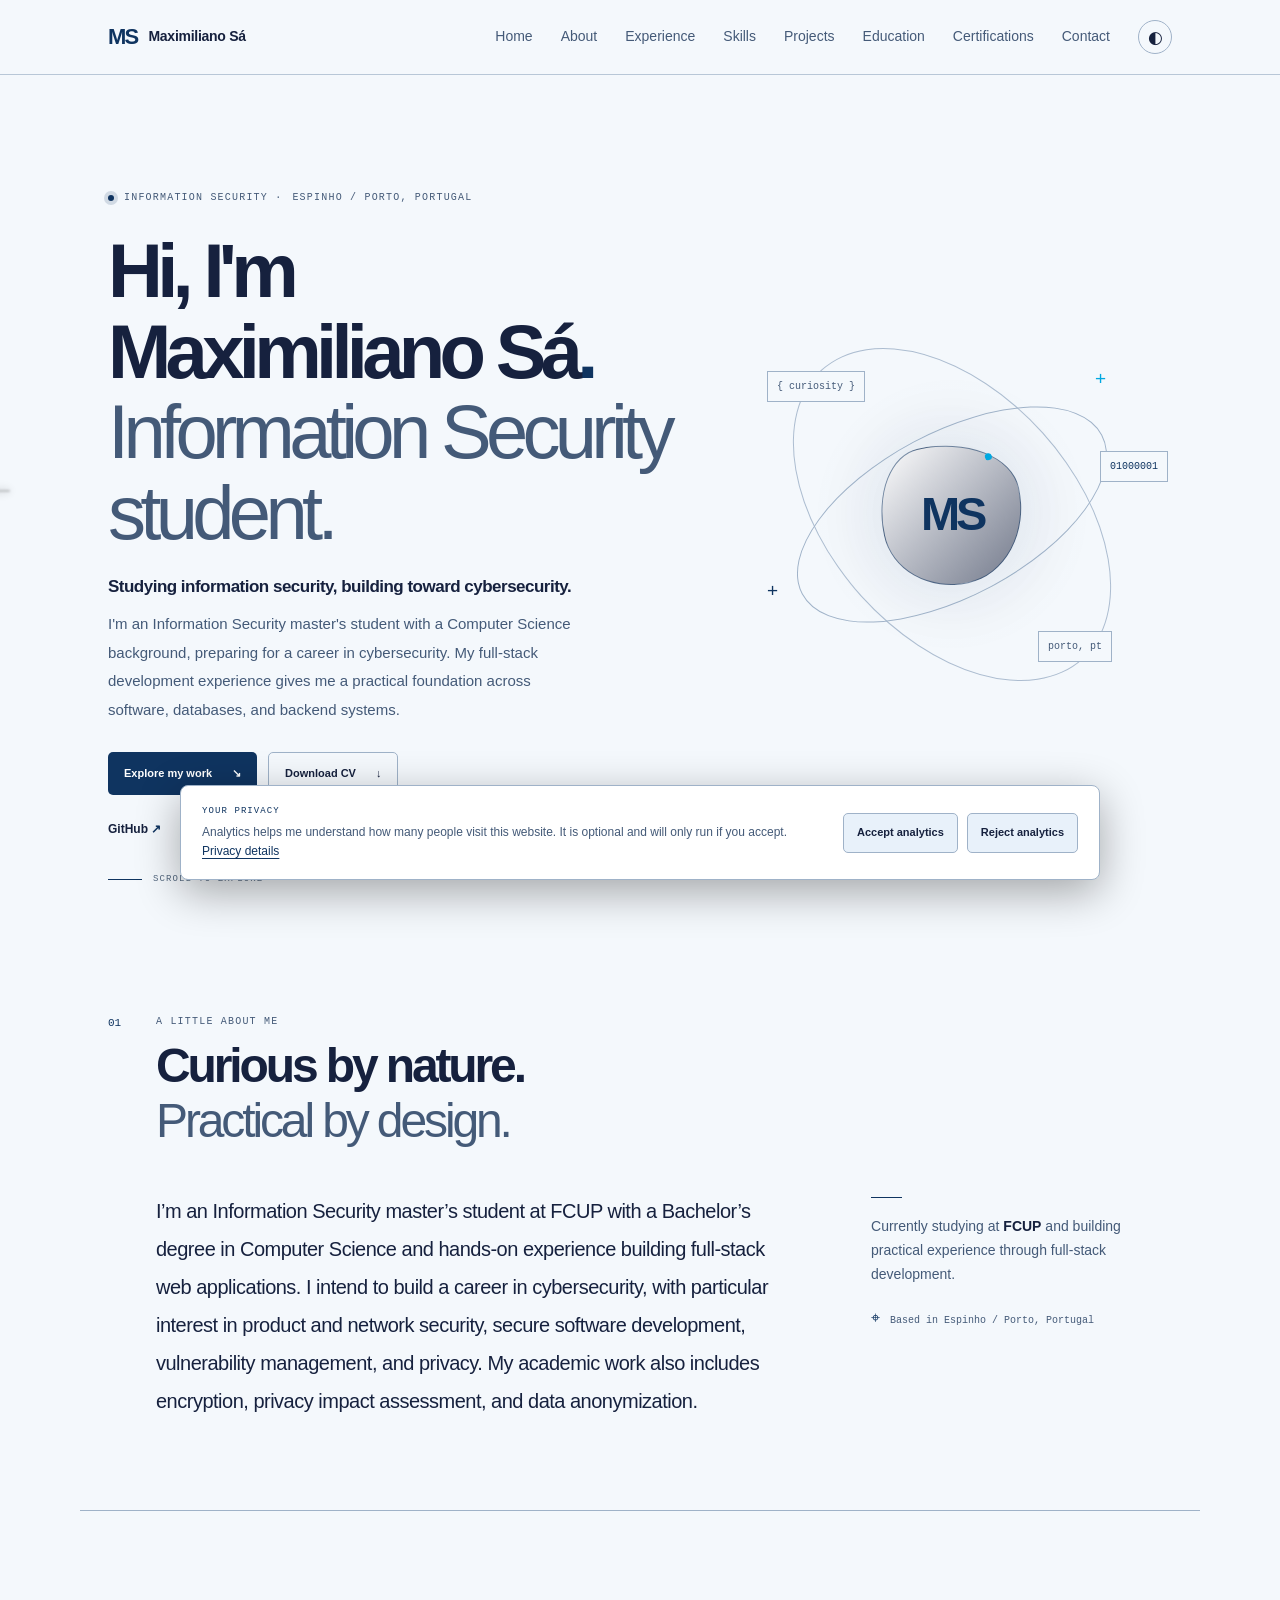
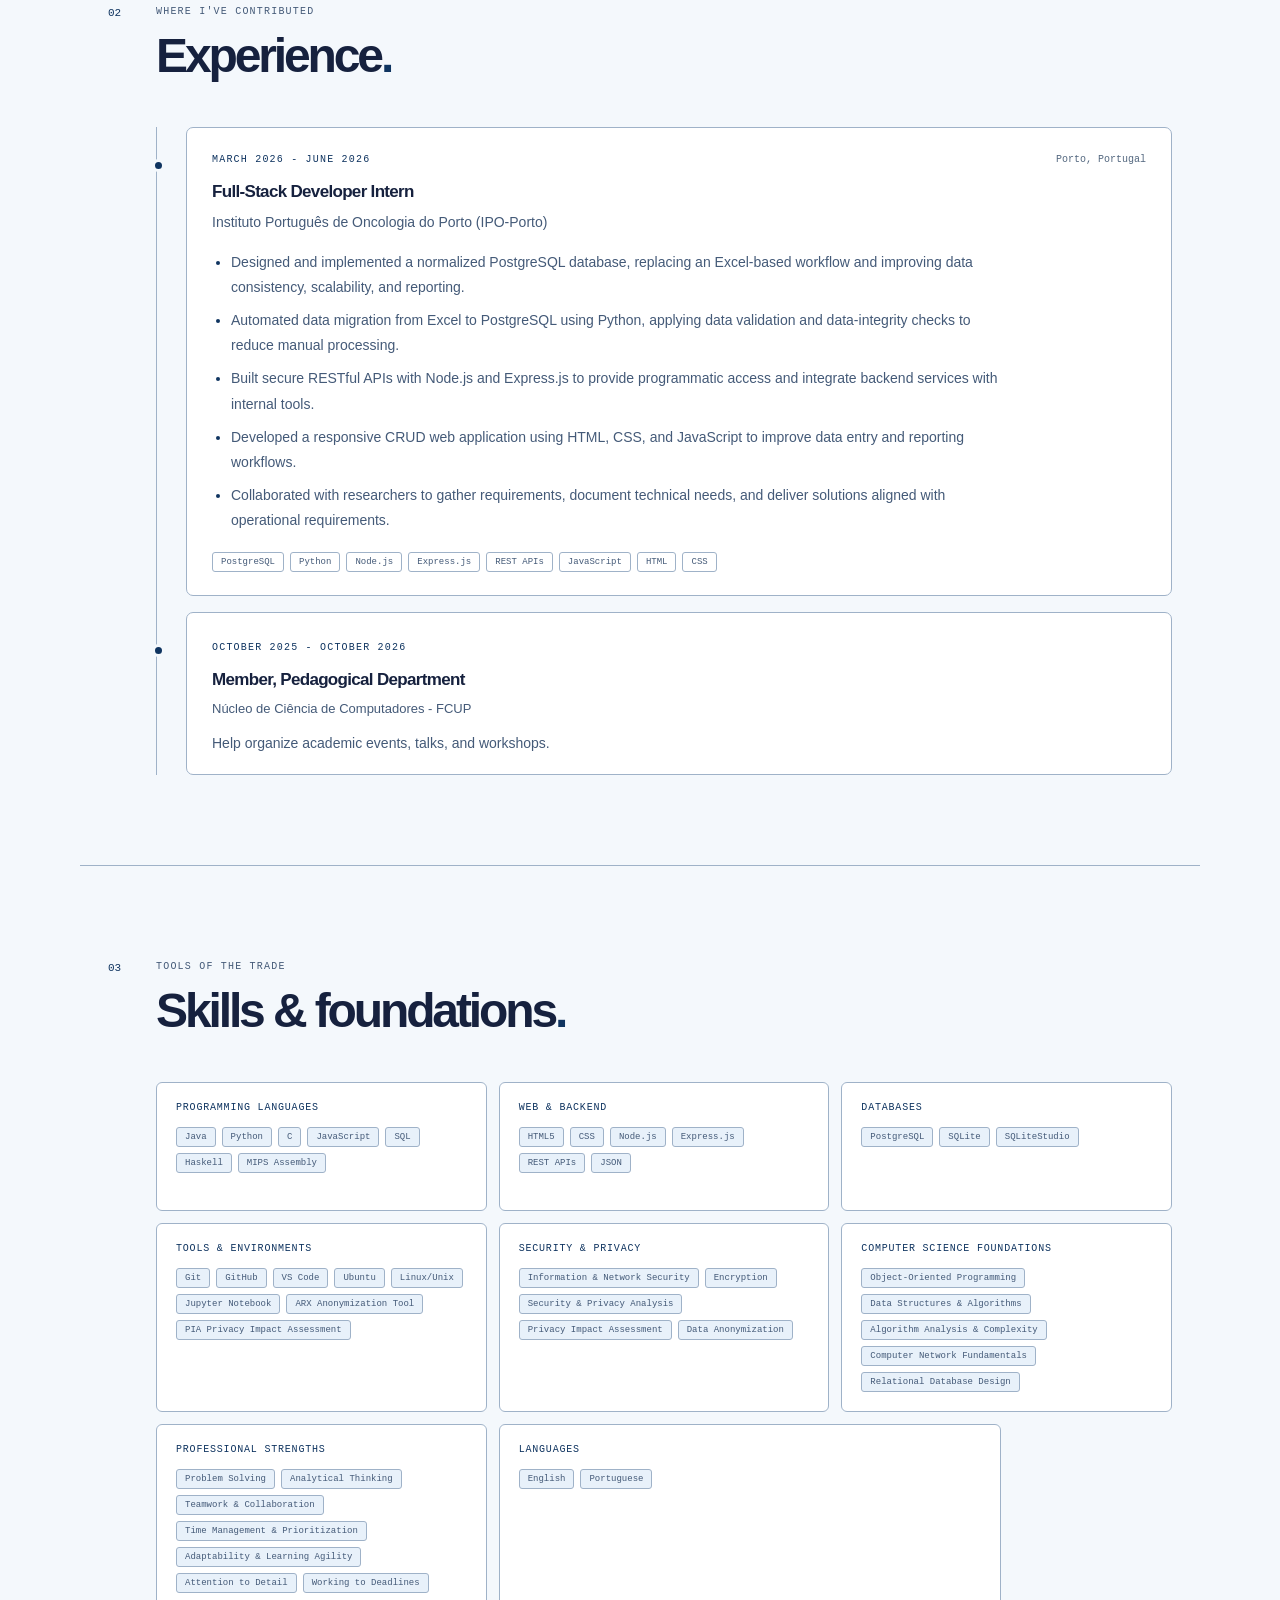
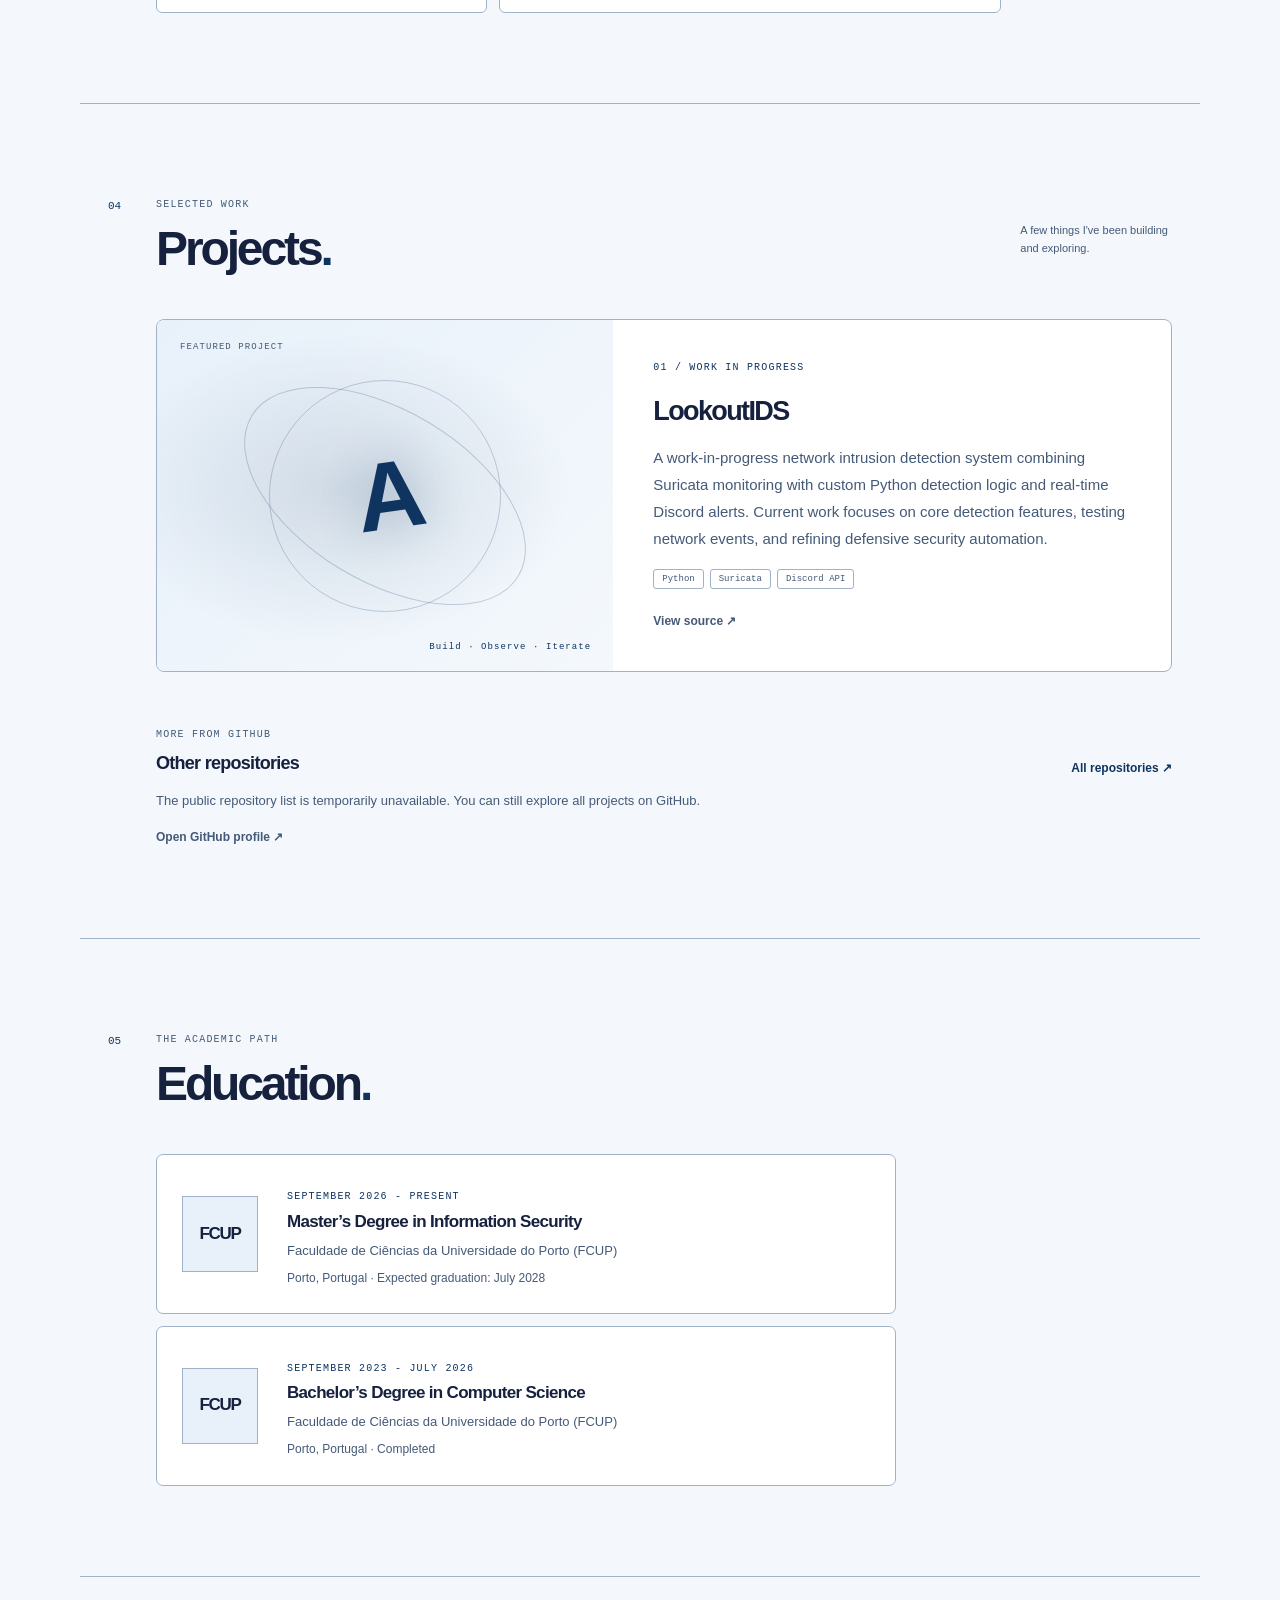
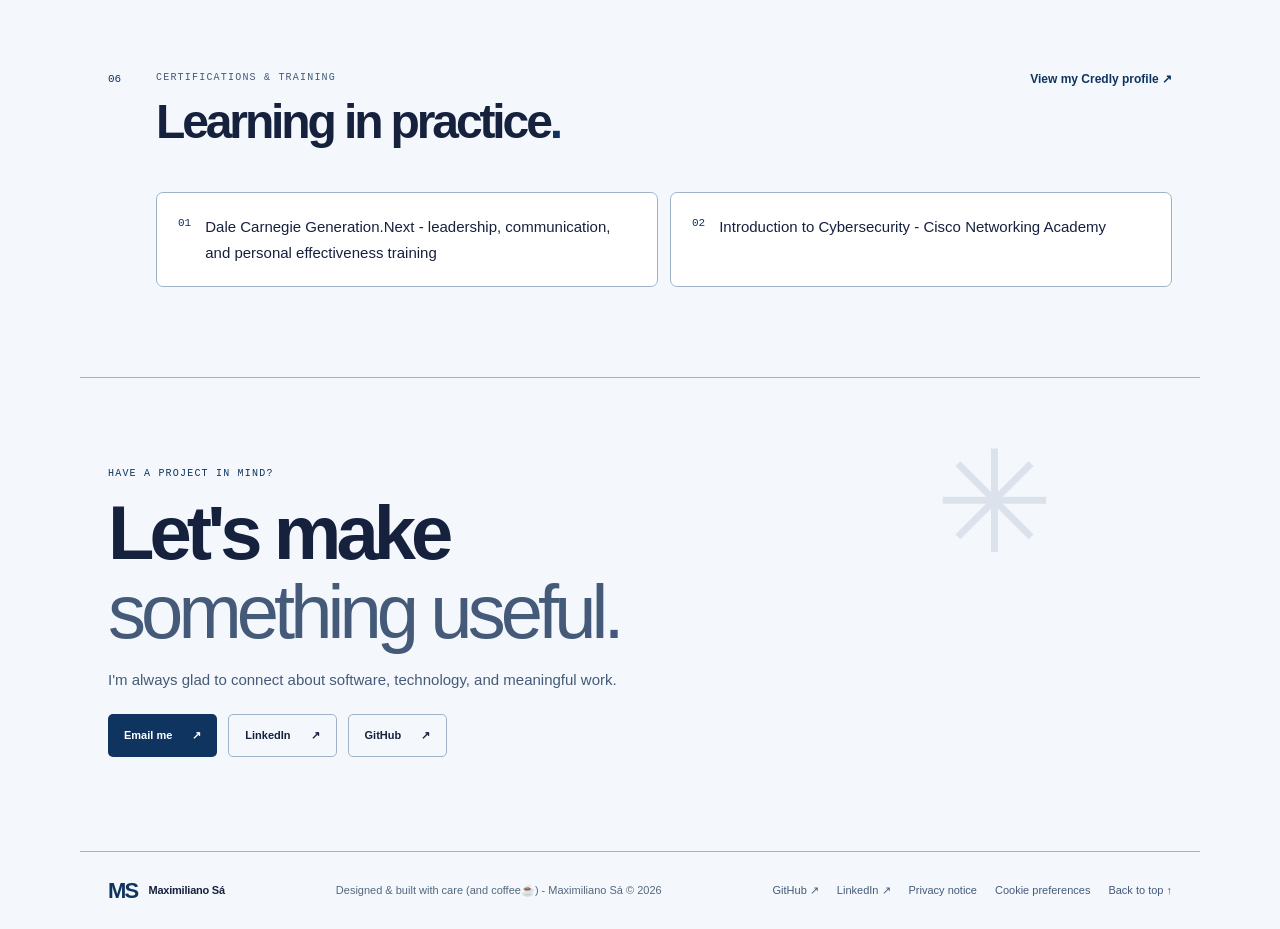
<file: index.html>
<!doctype html>
<html lang="en" data-theme="dark">
<head>
  <meta charset="utf-8">
  <meta name="viewport" content="width=device-width, initial-scale=1">
  <meta name="description" content="Maximiliano Sá is an Information Security student in Espinho and Porto, Portugal, preparing for a career in cybersecurity with a background in software development.">
  <meta name="theme-color" content="#101210">
  <meta property="og:type" content="website">
  <meta property="og:title" content="Maximiliano Sá - Information Security Student & Developer">
  <meta property="og:description" content="Information Security master's student with a Computer Science background and full-stack development experience, building toward a career in cybersecurity.">
  <meta property="og:url" content="https://maxsa2004.github.io/Portfolio_Maximiliano_Sa/">
  <meta property="og:image" content="https://maxsa2004.github.io/Portfolio_Maximiliano_Sa/assets/og-image.png">
  <meta property="og:image:width" content="1200">
  <meta property="og:image:height" content="630">
  <meta property="og:image:alt" content="Maximiliano Sá — Information Security and Software Development, on a black background with cyan orbital graphics.">
  <meta name="twitter:card" content="summary_large_image">
  <meta name="twitter:title" content="Maximiliano Sá - Information Security Student & Developer">
  <meta name="twitter:description" content="Information Security master's student with a Computer Science background and full-stack development experience, building toward a career in cybersecurity.">
  <meta name="twitter:image" content="https://maxsa2004.github.io/Portfolio_Maximiliano_Sa/assets/og-image.png">
  <meta name="author" content="Maximiliano Sá">
  <title>Maximiliano Sá - Information Security Student & Developer</title>
  <link rel="canonical" href="https://maxsa2004.github.io/Portfolio_Maximiliano_Sa/">
  <link rel="icon" href="assets/favicon.svg" type="image/svg+xml">
  <link rel="stylesheet" href="css/style.css">
  <script>
    document.documentElement.classList.add('js');
    (() => {
      let mode = 'system';
      try {
        const saved = localStorage.getItem('portfolio-theme-mode');
        if (saved === 'dark' || saved === 'light') mode = saved;
      } catch {}
      const prefersDark = window.matchMedia && window.matchMedia('(prefers-color-scheme: dark)').matches;
      document.documentElement.dataset.themeMode = mode;
      document.documentElement.dataset.theme = mode === 'system' ? (prefersDark ? 'dark' : 'light') : mode;
      const themeColor = document.querySelector('meta[name="theme-color"]');
      if (themeColor) themeColor.content = document.documentElement.dataset.theme === 'dark' ? '#000000' : '#f4f8fc';
    })();
  </script>
  <script type="module" src="js/main.js"></script>
</head>
<body>
  <aside id="consent-banner" class="consent-banner" role="region" aria-live="polite" aria-label="Analytics privacy preferences" aria-describedby="consent-description" hidden>
    <div class="consent-copy"><p class="eyebrow">YOUR PRIVACY</p><p id="consent-description">Analytics helps me understand how many people visit this website. It is optional and will only run if you accept. <a href="privacy.html#privacy-content">Privacy details</a></p></div>
    <div class="consent-actions"><button id="accept-analytics" class="button button-secondary" type="button">Accept analytics</button><button id="reject-analytics" class="button button-secondary" type="button">Reject analytics</button></div>
    <p id="consent-storage-warning" class="consent-storage-warning" role="status" aria-live="polite" hidden></p>
  </aside>
  <a class="skip-link" href="#main">Skip to content</a>
  <div class="pacman-background" aria-hidden="true">
    <div class="pacman-track">
      <div class="pacman-trail"><i></i><i></i><i></i><i></i><i></i></div>
      <span class="pacman-ground"></span>
      <div class="pacman-character"><span class="pacman-body"></span></div>
      <svg class="ghost-procession" viewBox="0 0 400 64" xmlns="http://www.w3.org/2000/svg" focusable="false">
        <g class="ghost-slot" transform="translate(0 10)"><g class="ghost ghost-cyan">
          <path class="ghost-body" d="M6 40V20A17 17 0 0 1 40 20V40Z"/>
          <path class="ghost-leg leg-a" d="M6 35C6 39 7 42 10 42S14 39 14 35Z"/><path class="ghost-leg leg-b" d="M14 35C14 39 15 42 18 42S22 39 22 35Z"/><path class="ghost-leg leg-a" d="M22 35C22 39 23 42 26 42S30 39 30 35Z"/><path class="ghost-leg leg-b" d="M30 35C30 39 31 42 34 42S38 39 38 35Z"/>
          <ellipse class="ghost-eye" cx="17" cy="22" rx="4.5" ry="6"/><ellipse class="ghost-eye" cx="29" cy="22" rx="4.5" ry="6"/>
          <circle class="ghost-pupil" cx="19" cy="23" r="2.2"/><circle class="ghost-pupil" cx="31" cy="23" r="2.2"/>
        </g></g>
        <g class="ghost-slot" transform="translate(98 10)"><g class="ghost ghost-pink">
          <path class="ghost-body" d="M6 40V20A17 17 0 0 1 40 20V40Z"/>
          <path class="ghost-leg leg-a" d="M6 35C6 39 7 42 10 42S14 39 14 35Z"/><path class="ghost-leg leg-b" d="M14 35C14 39 15 42 18 42S22 39 22 35Z"/><path class="ghost-leg leg-a" d="M22 35C22 39 23 42 26 42S30 39 30 35Z"/><path class="ghost-leg leg-b" d="M30 35C30 39 31 42 34 42S38 39 38 35Z"/>
          <ellipse class="ghost-eye" cx="17" cy="22" rx="4.5" ry="6"/><ellipse class="ghost-eye" cx="29" cy="22" rx="4.5" ry="6"/>
          <circle class="ghost-pupil" cx="19" cy="23" r="2.2"/><circle class="ghost-pupil" cx="31" cy="23" r="2.2"/>
        </g></g>
        <g class="ghost-slot" transform="translate(196 10)"><g class="ghost ghost-orange">
          <path class="ghost-body" d="M6 40V20A17 17 0 0 1 40 20V40Z"/>
          <path class="ghost-leg leg-a" d="M6 35C6 39 7 42 10 42S14 39 14 35Z"/><path class="ghost-leg leg-b" d="M14 35C14 39 15 42 18 42S22 39 22 35Z"/><path class="ghost-leg leg-a" d="M22 35C22 39 23 42 26 42S30 39 30 35Z"/><path class="ghost-leg leg-b" d="M30 35C30 39 31 42 34 42S38 39 38 35Z"/>
          <ellipse class="ghost-eye" cx="17" cy="22" rx="4.5" ry="6"/><ellipse class="ghost-eye" cx="29" cy="22" rx="4.5" ry="6"/>
          <circle class="ghost-pupil" cx="19" cy="23" r="2.2"/><circle class="ghost-pupil" cx="31" cy="23" r="2.2"/>
        </g></g>
        <g class="ghost-slot" transform="translate(294 10)"><g class="ghost ghost-blue">
          <path class="ghost-body" d="M6 40V20A17 17 0 0 1 40 20V40Z"/>
          <path class="ghost-leg leg-a" d="M6 35C6 39 7 42 10 42S14 39 14 35Z"/><path class="ghost-leg leg-b" d="M14 35C14 39 15 42 18 42S22 39 22 35Z"/><path class="ghost-leg leg-a" d="M22 35C22 39 23 42 26 42S30 39 30 35Z"/><path class="ghost-leg leg-b" d="M30 35C30 39 31 42 34 42S38 39 38 35Z"/>
          <ellipse class="ghost-eye" cx="17" cy="22" rx="4.5" ry="6"/><ellipse class="ghost-eye" cx="29" cy="22" rx="4.5" ry="6"/>
          <circle class="ghost-pupil" cx="19" cy="23" r="2.2"/><circle class="ghost-pupil" cx="31" cy="23" r="2.2"/>
        </g></g>
      </svg>
    </div>
  </div>
  <header class="site-header">
    <nav class="nav-shell" aria-label="Main navigation">
      <a class="wordmark" href="#home" aria-label="Maximiliano Sá, home"><span class="wordmark-symbol">MS</span><span data-name>Maximiliano Sá</span></a>
      <button id="menu-toggle" class="menu-toggle" aria-label="Open navigation menu" aria-expanded="false" aria-controls="nav-links"><span></span><span></span></button>
      <div id="nav-links" class="nav-links">
        <a href="#home">Home</a><a href="#about">About</a><a href="#experience">Experience</a><a href="#skills">Skills</a><a href="#projects">Projects</a><a href="#education">Education</a><a href="#certifications">Certifications</a><a href="#contact">Contact</a>
        <button id="theme-toggle" class="theme-toggle" aria-label="Switch to light theme"><span class="theme-icon" aria-hidden="true">☼</span></button>
      </div>
    </nav>
  </header>
  <main id="main">
    <noscript><p class="noscript-note">For the complete portfolio and repository list, enable JavaScript. Your CV and GitHub profile are still available from their direct links.</p></noscript>
    <section id="home" class="hero section-shell">
      <div class="hero-copy">
        <p class="eyebrow hero-greeting"><span class="status-dot"></span> INFORMATION SECURITY · <span data-location>Porto, Portugal</span></p>
        <h1>Hi, I'm <span data-name>Maximiliano Sá</span><span class="hero-period">.</span><br><span class="hero-title">Information Security<br>student.</span></h1>
        <p class="hero-intro" data-headline>Studying information security, building toward cybersecurity.</p>
        <p class="hero-description">I'm an Information Security master's student with a Computer Science background, preparing for a career in cybersecurity. My full-stack development experience gives me a practical foundation across software, databases, and backend systems.</p>
        <div class="hero-actions"><a class="button button-primary" href="#projects">Explore my work <span aria-hidden="true">↘</span></a><a id="cv-link" class="button button-secondary" href="assets/CV_%20Maximiliano_S%C3%A1.pdf" download>Download CV <span aria-hidden="true">↓</span></a></div>
        <div class="hero-socials"><a data-github href="https://github.com/MaxSa2004" target="_blank" rel="noopener noreferrer">GitHub <span aria-hidden="true">↗</span></a><a data-linkedin href="https://www.linkedin.com/in/maximiliano-s%C3%A1" target="_blank" rel="noopener noreferrer">LinkedIn <span aria-hidden="true">↗</span></a><a data-credly href="https://www.credly.com/users/maximiliano-sa" target="_blank" rel="noopener noreferrer">Credly <span aria-hidden="true">↗</span></a><span class="social-note" id="linkedin-note" hidden>LinkedIn link can be added in js/profile.js</span></div>
      </div>
      <div class="hero-art" aria-hidden="true"><div class="art-orbit orbit-one"></div><div class="art-orbit orbit-two"></div><div class="art-core"><span>MS</span><i></i></div><span class="art-label label-one">{ curiosity }</span><span class="art-label label-two">01000001</span><span class="art-label label-three">porto, pt</span><span class="art-cross cross-one">+</span><span class="art-cross cross-two">+</span></div>
      <a class="scroll-cue" href="#about"><span class="scroll-line"></span> SCROLL TO EXPLORE</a>
    </section>
    <section id="about" class="content-section section-shell">
      <div class="section-heading"><span class="section-index">01</span><div><p class="eyebrow">A LITTLE ABOUT ME</p><h2>Curious by nature.<br><span>Practical by design.</span></h2></div></div>
      <div class="about-grid"><p class="about-lead" data-bio></p><div class="about-aside"><div class="aside-line"></div><p>Currently studying at <strong>FCUP</strong> and building practical experience through full-stack development.</p><p class="aside-location"><span aria-hidden="true">⌖</span> Based in <span data-location></span></p></div></div>
    </section>
    <section id="experience" class="content-section section-shell section-bordered">
      <div class="section-heading"><span class="section-index">02</span><div><p class="eyebrow">WHERE I'VE CONTRIBUTED</p><h2>Experience<span class="hero-period">.</span></h2></div></div>
      <div id="experience-list" class="timeline-list"></div>
    </section>
    <section id="skills" class="content-section section-shell section-bordered">
      <div class="section-heading"><span class="section-index">03</span><div><p class="eyebrow">TOOLS OF THE TRADE</p><h2>Skills & foundations<span class="hero-period">.</span></h2></div></div>
      <div id="skills-grid" class="skills-grid"></div>
    </section>
    <section id="projects" class="content-section section-shell section-bordered">
      <div class="section-heading"><span class="section-index">04</span><div><p class="eyebrow">SELECTED WORK</p><h2>Projects<span class="hero-period">.</span></h2></div><p class="heading-note">A few things I've been building<br>and exploring.</p></div>
      <div id="featured-projects" class="featured-projects"></div>
      <div class="repo-heading"><div><p class="eyebrow">MORE FROM GITHUB</p><h3>Other repositories</h3></div><a data-github href="https://github.com/maxsa2004" target="_blank" rel="noopener noreferrer" class="text-link">All repositories ↗</a></div>
      <p id="repository-status" class="repository-status" role="status" aria-live="polite">Repository cards load from the public GitHub API when JavaScript is available.</p>
      <div id="repository-grid" class="repo-grid"></div>
    </section>
    <section id="education" class="content-section section-shell section-bordered">
      <div class="section-heading"><span class="section-index">05</span><div><p class="eyebrow">THE ACADEMIC PATH</p><h2>Education<span class="hero-period">.</span></h2></div></div>
      <div id="education-detail" class="education-list"></div>
    </section>
    <section id="certifications" class="content-section section-shell section-bordered">
      <div class="section-heading"><span class="section-index">06</span><div><p class="eyebrow">CERTIFICATIONS & TRAINING</p><h2>Learning in practice<span class="hero-period">.</span></h2></div><a id="credly-link" class="text-link credly-link" href="https://www.credly.com/users/maximiliano-sa" target="_blank" rel="noopener noreferrer">View my Credly profile ↗</a></div>
      <div id="certification-list" class="certification-list"></div>
    </section>
    <section id="contact" class="contact-section section-shell">
      <div class="contact-orbit" aria-hidden="true">✳</div><p class="eyebrow">HAVE A PROJECT IN MIND?</p><h2>Let's make<br><span>something useful.</span></h2><p class="contact-copy">I'm always glad to connect about software, technology, and meaningful work.</p>
      <div class="contact-actions"><a data-email href="mailto:max.phillips.sa@gmail.com" class="button button-primary">Email me <span aria-hidden="true">↗</span></a><span id="email-note" class="contact-config-note" hidden>Add your email in js/profile.js to enable direct contact.</span><a data-linkedin href="https://www.linkedin.com/in/maximiliano-s%C3%A1" target="_blank" rel="noopener noreferrer" class="button button-secondary">LinkedIn <span aria-hidden="true">↗</span></a><a data-github href="https://github.com/MaxSa2004" target="_blank" rel="noopener noreferrer" class="button button-secondary">GitHub <span aria-hidden="true">↗</span></a></div>
    </section>
  </main>
  <footer class="site-footer section-shell"><a class="footer-brand" href="#home"><span class="wordmark-symbol">MS</span><span data-name>Maximiliano Sá</span></a><p>Designed & built with care (and coffee☕) - Maximiliano Sá © <span id="year"></span></p><div><a data-github href="https://github.com/MaxSa2004" target="_blank" rel="noopener noreferrer">GitHub ↗</a><a data-linkedin href="https://www.linkedin.com/in/maximiliano-s%C3%A1" target="_blank" rel="noopener noreferrer">LinkedIn ↗</a><a href="privacy.html">Privacy notice</a><a href="#home" id="privacy-settings">Cookie preferences</a><a href="#home">Back to top ↑</a></div></footer>
</body>
</html>
</file>
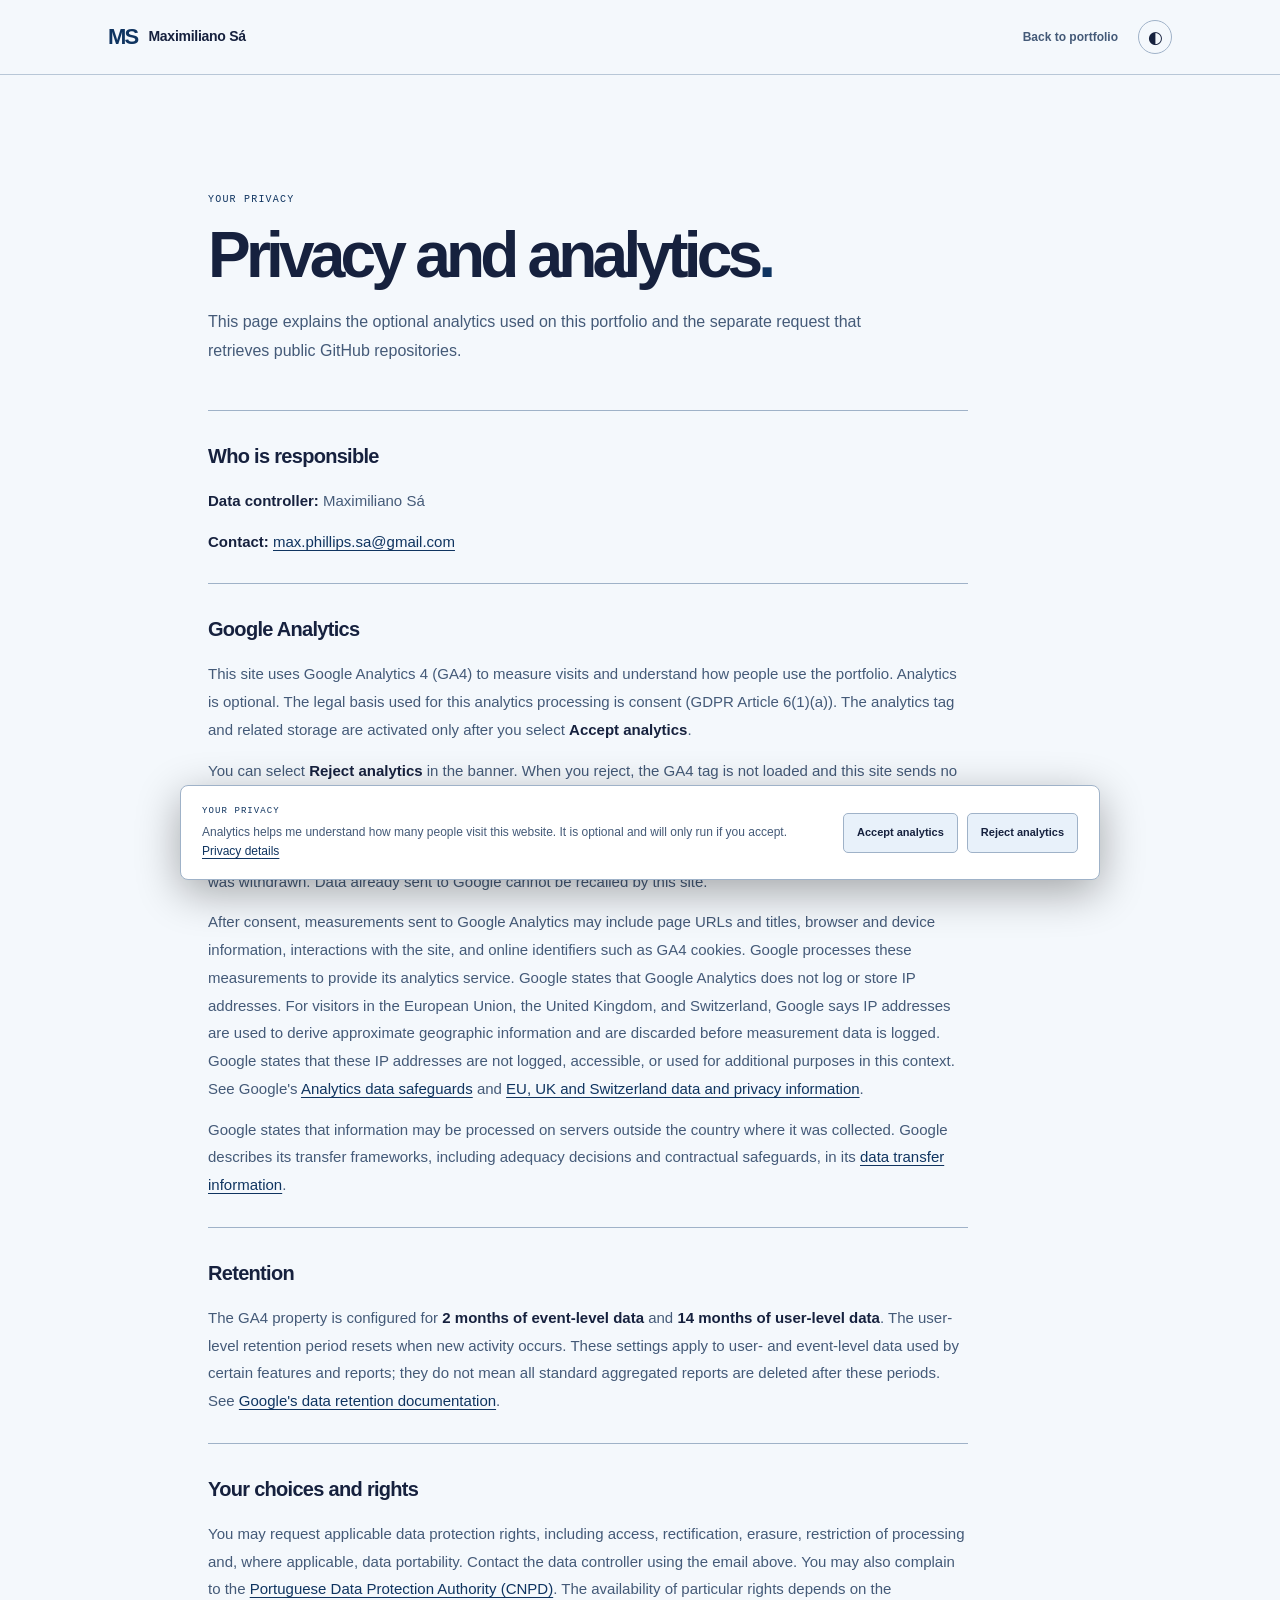
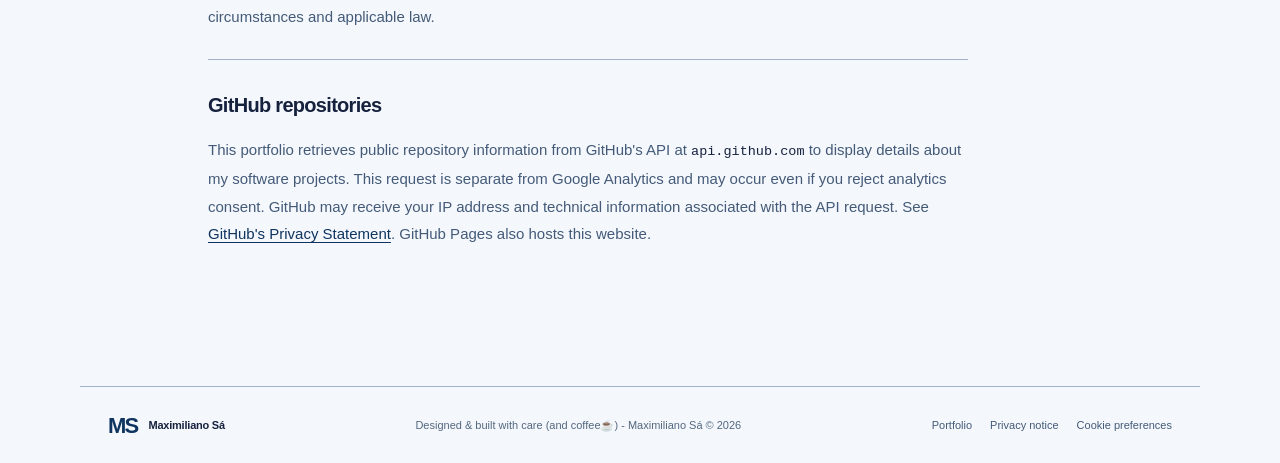
<file: privacy.html>
<!doctype html>
<html lang="en" data-theme="dark">
<head>
  <meta charset="utf-8">
  <meta name="viewport" content="width=device-width, initial-scale=1">
  <meta name="description" content="Privacy information for Maximiliano Sá's portfolio website, including optional Google Analytics and the GitHub repository request.">
  <meta name="theme-color" content="#101210">
  <title>Privacy and analytics - Maximiliano Sá</title>
  <link rel="canonical" href="https://maxsa2004.github.io/Portfolio_Maximiliano_Sa/privacy.html">
  <link rel="icon" href="assets/favicon.svg" type="image/svg+xml">
  <link rel="stylesheet" href="css/style.css">
  <script>
    document.documentElement.classList.add('js');
    (() => {
      let mode = 'system';
      try {
        const saved = localStorage.getItem('portfolio-theme-mode');
        if (saved === 'dark' || saved === 'light') mode = saved;
      } catch {}
      const prefersDark = window.matchMedia && window.matchMedia('(prefers-color-scheme: dark)').matches;
      document.documentElement.dataset.themeMode = mode;
      document.documentElement.dataset.theme = mode === 'system' ? (prefersDark ? 'dark' : 'light') : mode;
      const themeColor = document.querySelector('meta[name="theme-color"]');
      if (themeColor) themeColor.content = document.documentElement.dataset.theme === 'dark' ? '#000000' : '#f4f8fc';
    })();
  </script>
</head>
<body>
  <aside id="consent-banner" class="consent-banner" role="region" aria-live="polite" aria-label="Analytics privacy preferences" aria-describedby="consent-description" hidden>
    <div class="consent-copy"><p class="eyebrow">YOUR PRIVACY</p><p id="consent-description">Analytics helps me understand how many people visit this website. It is optional and will only run if you accept. <a href="#privacy-content">Privacy details</a></p></div>
    <div class="consent-actions"><button id="accept-analytics" class="button button-secondary" type="button">Accept analytics</button><button id="reject-analytics" class="button button-secondary" type="button">Reject analytics</button></div>
    <p id="consent-storage-warning" class="consent-storage-warning" role="status" aria-live="polite" hidden></p>
  </aside>
  <a class="skip-link" href="#main">Skip to content</a>
  <header class="site-header">
    <div class="nav-shell">
      <a class="wordmark" href="index.html"><span class="wordmark-symbol">MS</span><span>Maximiliano Sá</span></a>
      <div class="privacy-header-actions">
        <a class="text-link" href="index.html">Back to portfolio</a>
        <button id="theme-toggle" class="theme-toggle" type="button" aria-label="Change color theme" title="Change color theme"><span class="theme-icon" aria-hidden="true">◐</span></button>
      </div>
    </div>
  </header>

  <main id="main" class="privacy-page section-shell">
    <header class="privacy-page-header" id="privacy-content">
      <p class="eyebrow">YOUR PRIVACY</p>
      <h1>Privacy and analytics<span class="hero-period">.</span></h1>
      <p>This page explains the optional analytics used on this portfolio and the separate request that retrieves public GitHub repositories.</p>
    </header>

    <div class="privacy-content">
      <section class="privacy-section" aria-labelledby="controller-title">
        <h2 id="controller-title">Who is responsible</h2>
        <p><strong>Data controller:</strong> Maximiliano Sá</p>
        <p><strong>Contact:</strong> <a href="mailto:max.phillips.sa@gmail.com">max.phillips.sa@gmail.com</a></p>
      </section>

      <section class="privacy-section" aria-labelledby="analytics-title">
        <h2 id="analytics-title">Google Analytics</h2>
        <p>This site uses Google Analytics 4 (GA4) to measure visits and understand how people use the portfolio. Analytics is optional. The legal basis used for this analytics processing is consent (GDPR Article 6(1)(a)). The analytics tag and related storage are activated only after you select <strong>Accept analytics</strong>.</p>
        <p>You can select <strong>Reject analytics</strong> in the banner. When you reject, the GA4 tag is not loaded and this site sends no Google Analytics events. You can reopen your choice at any time with <strong>Cookie preferences</strong> in the footer. If you withdraw consent, this site updates its consent state, stops further analytics collection, and removes accessible GA cookies where possible. Withdrawal does not affect the lawfulness of processing based on consent before it was withdrawn. Data already sent to Google cannot be recalled by this site.</p>
        <p>After consent, measurements sent to Google Analytics may include page URLs and titles, browser and device information, interactions with the site, and online identifiers such as GA4 cookies. Google processes these measurements to provide its analytics service. Google states that Google Analytics does not log or store IP addresses. For visitors in the European Union, the United Kingdom, and Switzerland, Google says IP addresses are used to derive approximate geographic information and are discarded before measurement data is logged. Google states that these IP addresses are not logged, accessible, or used for additional purposes in this context. See Google's <a href="https://support.google.com/analytics/answer/6004245" target="_blank" rel="noopener noreferrer">Analytics data safeguards</a> and <a href="https://support.google.com/analytics/answer/12017362" target="_blank" rel="noopener noreferrer">EU, UK and Switzerland data and privacy information</a>.</p>
        <p>Google states that information may be processed on servers outside the country where it was collected. Google describes its transfer frameworks, including adequacy decisions and contractual safeguards, in its <a href="https://policies.google.com/privacy/frameworks" target="_blank" rel="noopener noreferrer">data transfer information</a>.</p>
      </section>

      <section class="privacy-section" aria-labelledby="retention-title">
        <h2 id="retention-title">Retention</h2>
        <p>The GA4 property is configured for <strong>2 months of event-level data</strong> and <strong>14 months of user-level data</strong>. The user-level retention period resets when new activity occurs. These settings apply to user- and event-level data used by certain features and reports; they do not mean all standard aggregated reports are deleted after these periods. See <a href="https://support.google.com/analytics/answer/7667196" target="_blank" rel="noopener noreferrer">Google's data retention documentation</a>.</p>
      </section>

      <section class="privacy-section" aria-labelledby="rights-title">
        <h2 id="rights-title">Your choices and rights</h2>
        <p>You may request applicable data protection rights, including access, rectification, erasure, restriction of processing and, where applicable, data portability. Contact the data controller using the email above. You may also complain to the <a href="https://www.cnpd.pt/" target="_blank" rel="noopener noreferrer">Portuguese Data Protection Authority (CNPD)</a>. The availability of particular rights depends on the circumstances and applicable law.</p>
      </section>

      <section class="privacy-section" aria-labelledby="github-title">
        <h2 id="github-title">GitHub repositories</h2>
        <p>This portfolio retrieves public repository information from GitHub's API at <code>api.github.com</code> to display details about my software projects. This request is separate from Google Analytics and may occur even if you reject analytics consent. GitHub may receive your IP address and technical information associated with the API request. See <a href="https://docs.github.com/en/site-policy/privacy-policies/github-privacy-statement" target="_blank" rel="noopener noreferrer">GitHub's Privacy Statement</a>. GitHub Pages also hosts this website.</p>
      </section>
    </div>
  </main>

  <footer class="site-footer section-shell privacy-footer">
    <a class="footer-brand" href="index.html#home"><span class="wordmark-symbol">MS</span><span>Maximiliano Sá</span></a>
    <p>Designed &amp; built with care (and coffee☕) - Maximiliano Sá © <span id="year">2026</span></p>
    <div><a href="index.html">Portfolio</a><a href="privacy.html" aria-current="page">Privacy notice</a><a href="index.html" id="privacy-settings">Cookie preferences</a></div>
  </footer>

  <script type="module" src="js/analytics.js"></script>
  <script>
    const themeButton = document.querySelector('#theme-toggle');
    const themeIcon = themeButton.querySelector('.theme-icon');
    const root = document.documentElement;
    const media = window.matchMedia ? window.matchMedia('(prefers-color-scheme: dark)') : { matches: false };
    let mode = root.dataset.themeMode || 'system';
    const updateTheme = () => {
      const theme = mode === 'system' ? (media.matches ? 'dark' : 'light') : mode;
      root.dataset.theme = theme;
      root.dataset.themeMode = mode;
      document.querySelector('meta[name="theme-color"]').content = theme === 'dark' ? '#000000' : '#f4f8fc';
      themeButton.setAttribute('aria-label', mode === 'system' ? `Using system appearance (${theme}). Click to choose ${theme === 'dark' ? 'light' : 'dark'} mode.` : `Using ${theme} mode. Click to follow system appearance.`);
      themeButton.title = mode === 'system' ? `System appearance: ${theme}` : `${theme} mode; click to use system setting`;
      themeIcon.textContent = mode === 'system' ? '◐' : (theme === 'light' ? '☾' : '☼');
    };
    updateTheme();
    themeButton.addEventListener('click', () => {
      if (mode === 'system') mode = root.dataset.theme === 'dark' ? 'light' : 'dark';
      else mode = 'system';
      try { localStorage.setItem('portfolio-theme-mode', mode); } catch {}
      updateTheme();
    });
    const followSystem = () => { if (mode === 'system') updateTheme(); };
    if (media.addEventListener) media.addEventListener('change', followSystem);
    else if (media.addListener) media.addListener(followSystem);
  </script>
</body>
</html>
</file>
<file: css/style.css>
:root{color-scheme:dark;--bg:#000000;--surface:#1A1A2E;--surface-2:#16213E;--text:#ecf4fa;--muted:#aab9ca;--faint:#71839a;--line:#263753;--accent:#00A8E1;--accent-dark:#0F3460;--warm:#0F3460;--max:1120px;--sans:'Manrope',Arial,sans-serif;--mono:'DM Mono',monospace;--header:rgba(0,0,0,.88)}
:root[data-theme="light"]{color-scheme:light;--bg:#f4f8fc;--surface:#fff;--surface-2:#e8f1fa;--text:#16213E;--muted:#445a78;--faint:#53677f;--line:#9FB2C8;--accent:#0F3460;--accent-dark:#16213E;--warm:#00A8E1;--header:rgba(244,248,252,.9)}
:root[data-theme="light"] .button-primary{color:#fff}
*{box-sizing:border-box}html{scroll-behavior:smooth;scroll-padding-top:88px}body{margin:0;background:var(--bg);color:var(--text);font-family:var(--sans);font-size:15px;line-height:1.7;-webkit-font-smoothing:antialiased}body:before{position:fixed;inset:0;z-index:-1;pointer-events:none;content:"";opacity:.16;background-image:radial-gradient(var(--faint) .55px,transparent .55px);background-size:8px 8px;mask-image:linear-gradient(to bottom,black,transparent 65%)}a{color:inherit;text-decoration:none}button{font:inherit}.skip-link{position:absolute;top:-60px;left:16px;z-index:20;background:var(--accent);color:#101210;padding:10px 14px;border-radius:6px}.skip-link:focus{top:12px}:focus-visible{outline:2px solid var(--accent);outline-offset:4px}.site-header{position:sticky;top:0;z-index:10;background:var(--header);backdrop-filter:blur(14px);border-bottom:1px solid color-mix(in srgb,var(--line),transparent 30%)}.nav-shell{max-width:var(--max);height:74px;margin:auto;padding:0 28px;display:flex;align-items:center;justify-content:space-between}.wordmark,.footer-brand{display:flex;align-items:center;gap:11px;font-size:13px;font-weight:700;letter-spacing:-.02em}.wordmark-symbol{font-size:22px;font-weight:800;letter-spacing:-.12em;color:var(--text)}.wordmark-symbol span{color:var(--accent)}.nav-links{display:flex;align-items:center;gap:28px}.nav-links>a{font-size:11px;color:var(--muted);transition:color .2s}.nav-links>a:hover,.site-footer a:hover{color:var(--accent)}.theme-toggle,.menu-toggle{width:34px;height:34px;border:1px solid var(--line);background:transparent;color:var(--text);border-radius:50%;cursor:pointer;display:grid;place-items:center}.theme-icon{font-size:17px;line-height:1}.menu-toggle{display:none}.section-shell{max-width:var(--max);margin:0 auto;padding-left:28px;padding-right:28px}.hero{position:relative;min-height:638px;padding-top:114px;padding-bottom:82px;display:grid;grid-template-columns:1.1fr .9fr;align-items:center}.hero-copy{position:relative;z-index:2}.eyebrow{font-family:var(--mono);font-size:10px;letter-spacing:.12em;color:var(--muted);text-transform:uppercase}.hero-greeting{display:flex;gap:10px;align-items:center;margin:0 0 25px;color:var(--muted)}.status-dot{height:6px;width:6px;border-radius:50%;background:var(--accent);box-shadow:0 0 0 4px color-mix(in srgb,var(--accent),transparent 85%)}h1,h2,h3,p{margin-top:0}h1{font-size:clamp(43px,6.2vw,76px);letter-spacing:-.075em;line-height:1.06;margin-bottom:20px;font-weight:600}h1 [data-name]{white-space:nowrap}.hero-period{color:var(--accent)}.hero-title{color:var(--muted);font-weight:500}.hero-intro{font-size:17px;font-weight:600;margin-bottom:8px;letter-spacing:-.03em}.hero-description{max-width:470px;font-size:13px;color:var(--muted);line-height:1.9;margin-bottom:28px}.hero-actions,.contact-actions{display:flex;align-items:center;gap:11px;flex-wrap:wrap}.button{min-height:43px;padding:0 16px;border-radius:5px;display:inline-flex;align-items:center;justify-content:center;gap:20px;font-size:11px;font-weight:700;transition:transform .2s,background .2s,border-color .2s}.button:hover{transform:translateY(-2px)}.button-primary{background:var(--accent);color:#182015}.button-primary:hover{background:color-mix(in srgb,var(--accent),white 12%)}.button-secondary{border:1px solid var(--line);color:var(--text)}.button-secondary:hover{border-color:var(--muted)}.hero-socials{display:flex;gap:22px;align-items:center;margin-top:24px}.hero-socials a,.text-link{font-size:11px;font-weight:700}.hero-socials a span{color:var(--accent)}.social-note,.contact-config-note{font-size:10px;color:var(--faint)}.hero-art{width:min(100%,440px);height:390px;justify-self:end;position:relative;display:grid;place-items:center}.hero-art:before{position:absolute;content:"";width:280px;height:280px;border-radius:50%;background:radial-gradient(circle,color-mix(in srgb,var(--accent),transparent 94%),transparent 70%)}.art-orbit{position:absolute;border:1px solid var(--line);border-radius:50%;transform:rotate(-28deg)}.orbit-one{width:340px;height:165px}.orbit-two{width:390px;height:245px;transform:rotate(48deg);border-color:color-mix(in srgb,var(--line),transparent 15%)}.art-core{height:142px;width:142px;border:1px solid color-mix(in srgb,var(--accent),transparent 47%);border-radius:36% 64% 49% 51%/55% 42% 58% 45%;display:grid;place-items:center;position:relative;transform:rotate(-12deg);background:linear-gradient(145deg,var(--surface),color-mix(in srgb,var(--accent-dark),var(--surface) 40%));box-shadow:0 0 80px color-mix(in srgb,var(--accent),transparent 93%)}.art-core span{font-size:47px;font-weight:700;letter-spacing:-.09em;color:var(--accent);transform:rotate(12deg)}.art-core i{position:absolute;width:7px;height:7px;background:var(--warm);border-radius:50%;top:18px;right:19px}.art-label{position:absolute;font-family:var(--mono);font-size:10px;color:var(--muted);padding:6px 9px;border:1px solid var(--line);background:var(--bg)}.label-one{top:52px;left:35px}.label-two{right:4px;top:132px;color:var(--accent)}.label-three{right:60px;bottom:47px}.art-cross{position:absolute;color:var(--accent);font-size:19px}.cross-one{left:35px;bottom:102px}.cross-two{right:66px;top:44px;color:var(--warm)}.scroll-cue{position:absolute;bottom:37px;left:28px;display:flex;align-items:center;gap:11px;font:9px var(--mono);letter-spacing:.12em;color:var(--faint)}.scroll-line{width:34px;height:1px;background:var(--accent)}.content-section{padding-top:92px;padding-bottom:90px}.section-bordered{border-top:1px solid var(--line)}.section-heading{display:grid;grid-template-columns:48px 1fr auto;align-items:start;margin-bottom:43px}.section-index{font:11px var(--mono);color:var(--accent);padding-top:4px}.section-heading .eyebrow{margin:0 0 9px}.section-heading h2,.contact-section h2{font-size:clamp(34px,4vw,48px);line-height:1.14;letter-spacing:-.065em;font-weight:600;margin:0}.section-heading h2 span:not(.hero-period){color:var(--muted);font-weight:500}.heading-note{font-size:11px;line-height:1.7;color:var(--muted);margin:25px 4px 0}.about-grid{margin-left:48px;display:grid;grid-template-columns:1.35fr .65fr;gap:90px}.about-lead{font-size:18px;line-height:1.9;letter-spacing:-.025em;max-width:690px;margin:0}.about-aside{font-size:12px;color:var(--muted);padding-top:5px}.aside-line{height:1px;width:31px;background:var(--accent);margin-bottom:17px}.about-aside strong{color:var(--text)}.aside-location{margin-top:20px;font-family:var(--mono);font-size:10px}.aside-location span:first-child{color:var(--accent);font-size:16px;margin-right:4px}.timeline-list{margin-left:48px;border-left:1px solid var(--line);padding-left:29px;display:grid;gap:16px}.timeline-card{padding:23px 25px;background:var(--surface);border:1px solid var(--line);border-radius:7px;position:relative}.timeline-card:before{content:"";position:absolute;width:7px;height:7px;background:var(--accent);border:3px solid var(--bg);border-radius:50%;left:-35px;top:31px;box-sizing:content-box}.timeline-meta{display:flex;justify-content:space-between;gap:12px;font-size:10px;margin-bottom:10px}.timeline-meta .eyebrow{margin:0;color:var(--accent)}.location{font-family:var(--mono);color:var(--faint)}.timeline-card h3,.education-card h3{font-size:17px;letter-spacing:-.04em;margin:0 0 3px}.organization{font-size:11px;color:var(--muted);margin-bottom:11px}.timeline-card>p:last-of-type{font-size:12px;color:var(--muted);max-width:770px;line-height:1.8;margin-bottom:15px}.tag-list{display:flex;flex-wrap:wrap;gap:6px}.tag{border:1px solid var(--line);border-radius:3px;padding:4px 8px;font:9px var(--mono);color:var(--muted)}.activity-card{padding-top:18px;padding-bottom:18px}.activity-card>.eyebrow{color:var(--accent)}.activity-card h3{margin-top:8px}.activity-card>p:last-child{margin-bottom:0}.skills-grid{margin-left:48px;display:grid;grid-template-columns:repeat(6,1fr);gap:12px}.skill-group{grid-column:span 2;padding:19px;background:var(--surface);border:1px solid var(--line);border-radius:6px;min-height:129px}.skill-group:last-child{grid-column:span 3}.skill-group h3{font:10px var(--mono);text-transform:uppercase;letter-spacing:.08em;color:var(--accent);margin:0 0 14px}.skill-group .tag{background:var(--surface-2)}.featured-projects{margin-left:48px}.featured-project{display:grid;grid-template-columns:.9fr 1.1fr;min-height:300px;border:1px solid var(--line);border-radius:8px;overflow:hidden;background:var(--surface)}.project-visual{position:relative;min-height:280px;overflow:hidden;background:radial-gradient(ellipse at 40% 48%,color-mix(in srgb,var(--accent),transparent 87%),transparent 60%),linear-gradient(135deg,var(--surface-2),var(--bg));display:flex;align-items:center;justify-content:center}.project-visual:before,.project-visual:after{position:absolute;content:"";border:1px solid color-mix(in srgb,var(--accent),transparent 78%);border-radius:50%;width:230px;height:230px}.project-visual:after{width:310px;height:170px;transform:rotate(31deg)}.visual-kicker,.visual-caption{position:absolute;font:9px var(--mono);color:var(--muted);letter-spacing:.12em}.visual-kicker{top:22px;left:23px}.visual-caption{bottom:19px;right:22px;color:var(--accent)}.visual-mark{position:relative;z-index:1;font-size:96px;line-height:1;font-weight:800;letter-spacing:-.12em;color:var(--accent);text-shadow:0 0 48px color-mix(in srgb,var(--accent),transparent 70%);transform:rotate(-8deg)}.project-copy{padding:39px 40px;display:flex;flex-direction:column;align-items:flex-start;justify-content:center}.project-copy>.eyebrow{color:var(--accent);margin-bottom:13px}.project-copy h3{font-size:27px;letter-spacing:-.06em;margin:0 0 9px}.project-copy>p{font-size:12px;color:var(--muted);line-height:1.8;margin-bottom:17px}.project-actions{display:flex;align-items:center;gap:22px;margin-top:22px}.project-actions .button{min-height:39px}.text-link{color:var(--muted);transition:color .2s}.text-link:hover{color:var(--accent)}.repo-heading{margin:54px 0 12px 48px;display:flex;align-items:end;justify-content:space-between}.repo-heading .eyebrow{margin:0 0 5px}.repo-heading h3{font-size:18px;letter-spacing:-.04em;margin:0}.repo-heading>.text-link{color:var(--accent)}.repository-status{margin:0 0 15px 48px;color:var(--muted);font-size:11px}.repo-grid{margin-left:48px;display:grid;grid-template-columns:repeat(3,1fr);gap:11px}.repo-card{min-width:0;padding:17px;border:1px solid var(--line);border-radius:6px;background:var(--surface);transition:transform .2s,border-color .2s}.repo-card:hover{transform:translateY(-3px);border-color:color-mix(in srgb,var(--accent),var(--line) 55%)}.repo-title{display:block;font-size:13px;font-weight:700;overflow-wrap:anywhere}.repo-title:after{content:" ↗";font-size:10px;color:var(--accent)}.repo-description{font-size:10px;line-height:1.7;color:var(--muted);min-height:34px;margin:8px 0 15px}.repo-meta{display:flex;justify-content:space-between;align-items:center;font:9px var(--mono);color:var(--faint)}.repo-language:before{content:"";display:inline-block;width:6px;height:6px;margin-right:6px;border-radius:50%;background:var(--warm)}.education-card{margin-left:48px;padding:25px;border:1px solid var(--line);background:var(--surface);border-radius:7px;display:flex;align-items:center;gap:29px;max-width:740px}.education-mark{width:76px;height:76px;flex:0 0 76px;border:1px solid var(--line);display:grid;place-items:center;align-content:center;font-size:17px;font-weight:800;letter-spacing:-.08em;color:var(--text);background:var(--surface-2)}.education-mark span{color:var(--accent);font-size:25px;line-height:.4}.education-card .eyebrow{color:var(--accent);margin-bottom:8px}.education-card h3{font-size:17px}.education-card .organization{margin-bottom:6px}.education-card p:last-child{font-size:10px;color:var(--muted);margin:0}.contact-section{position:relative;padding-top:87px;padding-bottom:94px;border-top:1px solid var(--line);overflow:hidden}.contact-section>.eyebrow{color:var(--accent);margin-bottom:12px}.contact-section h2{font-size:clamp(45px,7vw,76px);line-height:1.03}.contact-section h2 span{color:var(--muted);font-weight:500}.contact-copy{font-size:12px;color:var(--muted);margin:16px 0 22px}.contact-orbit{position:absolute;right:13%;top:54px;font-size:142px;line-height:1;color:color-mix(in srgb,var(--accent),transparent 89%);font-weight:400}.site-footer{border-top:1px solid var(--line);min-height:78px;display:flex;align-items:center;justify-content:space-between;gap:16px}.site-footer p{font-size:9px;color:var(--faint);margin:0}.site-footer>div{display:flex;gap:18px}.site-footer>div a{font-size:9px;color:var(--muted)}.footer-brand{font-size:11px}
@media(max-width:850px){.nav-shell{height:66px}.nav-links{gap:17px}.nav-links>a{font-size:10px}.hero{min-height:590px;padding-top:82px}.hero-art{transform:scale(.86);transform-origin:center right;margin-left:-40px}.about-grid{gap:38px}.repo-grid{grid-template-columns:repeat(2,1fr)}}
@media(max-width:650px){html{scroll-padding-top:72px}.nav-shell{padding:0 20px;height:64px}.wordmark{font-size:12px}.menu-toggle{display:flex;border-radius:5px;flex-direction:column;justify-content:center;gap:5px;padding:0 8px}.menu-toggle span{height:1px;width:16px;background:var(--text);transition:transform .2s}.menu-toggle[aria-expanded="true"] span:first-child{transform:translateY(3px) rotate(45deg)}.menu-toggle[aria-expanded="true"] span:last-child{transform:translateY(-3px) rotate(-45deg)}.nav-links{display:none;position:absolute;left:0;right:0;top:64px;padding:16px 20px 20px;background:var(--bg);border-bottom:1px solid var(--line);align-items:stretch;gap:0;box-shadow:0 12px 22px #0002}.nav-links.is-open{display:flex;flex-direction:column}.nav-links>a{font-size:13px;padding:10px 0;border-bottom:1px solid var(--line)}.theme-toggle{margin-top:14px;align-self:flex-start}.section-shell{padding-left:21px;padding-right:21px}.hero{min-height:0;display:flex;flex-direction:column;align-items:stretch;padding-top:74px;padding-bottom:72px}.hero-greeting{font-size:9px;margin-bottom:20px}.hero h1{font-size:clamp(42px,12vw,62px)}.hero-description{font-size:12px}.hero-intro{font-size:15px}.hero-art{height:275px;width:100%;margin:22px auto -14px;transform:none;justify-self:auto}.orbit-one{width:280px;height:134px}.orbit-two{width:315px;height:197px}.art-core{width:114px;height:114px}.art-core span{font-size:39px}.art-label{font-size:8px}.label-one{left:calc(50% - 132px);top:33px}.label-two{right:calc(50% - 142px);top:94px}.label-three{right:calc(50% - 113px);bottom:24px}.cross-one{left:calc(50% - 130px);bottom:74px}.cross-two{right:calc(50% - 107px);top:19px}.scroll-cue{bottom:25px;left:21px;font-size:8px}.content-section{padding-top:67px;padding-bottom:65px}.section-heading{grid-template-columns:32px 1fr;margin-bottom:29px}.section-heading h2{font-size:35px}.section-heading .eyebrow{font-size:9px}.heading-note{display:none}.about-grid{margin-left:32px;grid-template-columns:1fr;gap:20px}.about-lead{font-size:15px}.about-aside{font-size:11px}.timeline-list{margin-left:32px;padding-left:17px;gap:12px}.timeline-card{padding:17px}.timeline-card:before{left:-23px;top:25px}.timeline-meta{flex-direction:column;gap:2px}.timeline-card h3{font-size:15px}.timeline-card>p:last-of-type{font-size:11px}.tag{font-size:8px;padding:4px 6px}.skills-grid{margin-left:32px;grid-template-columns:repeat(2,1fr);gap:8px}.skill-group,.skill-group:last-child{grid-column:span 2;min-height:auto;padding:15px}.featured-projects{margin-left:32px}.featured-project{grid-template-columns:1fr}.project-visual{min-height:200px}.visual-mark{font-size:80px}.project-copy{padding:25px 21px}.project-copy h3{font-size:24px}.repo-heading{margin:41px 0 10px 32px;align-items:start;gap:10px}.repo-heading h3{font-size:16px}.repo-heading>.text-link{font-size:9px;margin-top:17px}.repository-status,.repo-grid{margin-left:32px}.repo-grid{grid-template-columns:1fr}.repo-description{min-height:0}.education-card{margin-left:32px;padding:18px;gap:16px}.education-mark{width:56px;height:56px;flex-basis:56px;font-size:14px}.education-card h3{font-size:14px}.education-card .organization{font-size:10px}.education-card p:last-child{line-height:1.6}.contact-section{padding-top:70px;padding-bottom:72px}.contact-section h2{font-size:52px}.contact-orbit{right:-9px;top:41px;font-size:94px}.contact-copy{max-width:300px;font-size:11px}.site-footer{padding-top:18px;padding-bottom:18px;display:grid;grid-template-columns:1fr auto;gap:10px}.site-footer p{grid-row:2}.site-footer>div{grid-column:1/-1;justify-content:space-between}.site-footer>div a{font-size:9px}}
@media(max-width:360px){.hero h1{font-size:39px}.hero-socials{gap:14px;flex-wrap:wrap}.social-note{width:100%}.contact-section h2{font-size:46px}.project-actions{gap:14px}.project-actions .button{gap:8px;padding:0 10px}}
@media(prefers-reduced-motion:reduce){*,*:before,*:after{scroll-behavior:auto!important;animation-duration:.01ms!important;animation-iteration-count:1!important;transition-duration:.01ms!important}}
[hidden]{display:none!important}
.consent-banner{position:fixed;z-index:30;left:20px;right:20px;bottom:20px;max-width:920px;margin:0 auto;padding:18px 21px;display:flex;align-items:center;justify-content:space-between;gap:22px;background:var(--surface);color:var(--text);border:1px solid var(--line);border-radius:8px;box-shadow:0 12px 44px #0005}
.consent-copy{max-width:600px}.consent-copy .eyebrow{color:var(--accent);margin:0 0 3px;font-size:9px}.consent-copy p:not(.eyebrow){margin:0;color:var(--muted);font-size:12px;line-height:1.6}.consent-copy a,.privacy-content a{color:var(--accent);text-decoration:underline;text-underline-offset:3px}.consent-actions{display:flex;gap:9px;flex-shrink:0}.consent-actions .button{cursor:pointer;min-height:40px;padding:0 13px;gap:0;font-size:11px}.site-footer{flex-wrap:wrap}
.consent-actions .button-primary,.consent-actions .button-secondary{color:var(--text);background:var(--surface-2);border:1px solid var(--line)}.consent-actions .button:hover{border-color:var(--accent);background:var(--surface)}.consent-storage-warning{flex:0 0 100%;margin:0;color:var(--warm);font-size:11px;line-height:1.5}
@media(max-width:650px){.consent-banner{left:12px;right:12px;bottom:12px;padding:15px;display:block}.consent-copy p:not(.eyebrow){font-size:12px}.consent-actions{display:grid;grid-template-columns:1fr 1fr;margin-top:13px}.consent-actions .button{width:100%;min-height:43px}.site-footer>div{flex-wrap:wrap;gap:10px 15px}}
body{font-size:16px}
.hero-description{font-size:14px}
.about-aside{font-size:13px}
.timeline-card>p:last-of-type{font-size:13px}
.organization{font-size:12px}
.project-copy>p{font-size:13px}
.repo-description{font-size:11px}
.repository-status{font-size:12px}
.contact-copy{font-size:13px}
@media(max-width:650px){.hero-description{font-size:13px}.timeline-card>p:last-of-type{font-size:12px}.about-aside{font-size:12px}.project-copy>p{font-size:12px}.repo-description{font-size:11px}.contact-copy{font-size:12px}}
.hero-description,.project-copy>p,.contact-copy{font-size:15px}
.about-lead{font-size:20px}
.about-aside{font-size:14px}
.timeline-card>p:last-of-type{font-size:14px}
.organization{font-size:13px}
.repo-description{font-size:13px}
.repository-status{font-size:13px}
.education-card .organization{font-size:13px}
.education-card p:last-child{font-size:12px}
.hero-socials a,.text-link{font-size:12px}
.social-note,.contact-config-note{font-size:12px}
.nav-links>a{font-size:12px}
.site-footer p,.site-footer>div a{font-size:11px}
@media(max-width:650px){.hero-description,.project-copy>p,.contact-copy{font-size:14px}.about-lead{font-size:17px}.about-aside{font-size:13px}.timeline-card>p:last-of-type{font-size:13px}.repo-description{font-size:13px}.education-card .organization{font-size:12px}.hero-socials a,.text-link{font-size:12px}.nav-links>a{font-size:14px}}
.education-list{display:grid;gap:12px}
.education-card{margin-bottom:0}
.education-copy{min-width:0}
.certification-list{margin-left:48px;display:grid;grid-template-columns:repeat(2,minmax(0,1fr));gap:12px}
.certification-card{display:flex;align-items:flex-start;gap:14px;padding:21px;background:var(--surface);border:1px solid var(--line);border-radius:7px}
.certification-index{font:11px var(--mono);color:var(--accent);padding-top:3px}
.certification-card p{margin:0;font-size:15px;line-height:1.7}
.credly-link{justify-self:end;color:var(--accent)}
@media(max-width:650px){.certification-list{margin-left:32px;grid-template-columns:1fr}.certification-card p{font-size:14px}.credly-link{grid-column:2;justify-self:start;margin-top:14px}}
.wordmark-symbol{color:var(--accent);letter-spacing:-.08em}
.wordmark{font-size:14px}
.nav-links>a{font-size:14px}
@media(max-width:650px){.nav-links>a{font-size:15px}}
.experience-points{margin:0 0 18px;padding-left:19px;display:grid;gap:8px;color:var(--muted);font-size:14px;line-height:1.8;max-width:800px}
.experience-points li::marker{color:var(--accent)}
@media(max-width:650px){.experience-points{font-size:13px;gap:7px}}
.repo-demo-link{display:inline-block;margin:-4px 0 13px;color:var(--accent);font-size:11px;font-weight:700}
.repo-demo-link:hover{text-decoration:underline;text-underline-offset:3px}
.pacman-background{position:fixed;inset:0;z-index:0;overflow:hidden;pointer-events:none;opacity:.20;--trail-dot:#fff}
.pacman-track{position:absolute;left:50%;top:50%;width:470px;display:flex;align-items:center;gap:10px;transform:translate3d(calc(-50vw - 100%),-50%,0);animation:pacman-crossing 38s linear -19s infinite;will-change:transform}
.pacman-character{position:relative;z-index:1;width:58px;height:58px;flex:0 0 58px;display:grid;place-items:center}
.pacman-trail{position:absolute;z-index:0;left:0;top:50%;width:1px;height:1px}
.pacman-trail i{position:absolute;left:0;top:0;display:block;width:6px;height:6px;border-radius:50%;background:var(--trail-dot);animation:pacman-dot-trail 1.8s ease-out infinite}
.pacman-trail i:nth-child(2){animation-delay:-.36s}.pacman-trail i:nth-child(3){animation-delay:-.72s}.pacman-trail i:nth-child(4){animation-delay:-1.08s}.pacman-trail i:nth-child(5){animation-delay:-1.44s}
.pacman-ground{position:absolute;left:-24px;top:calc(50% + 40px);width:calc(86% + 100px);height:2px;background:var(--trail-dot);border-radius:2px;filter:blur(1px);box-shadow:0 0 7px var(--trail-dot),0 0 14px color-mix(in srgb,var(--trail-dot),transparent 45%)}
.pacman-body{display:block;width:54px;height:54px;border-radius:50%;background:#ffd43b;clip-path:polygon(50% 50%,100% 22%,91% 9%,76% 1%,59% 0,41% 2%,24% 9%,10% 23%,2% 40%,2% 60%,10% 77%,24% 91%,41% 98%,59% 100%,76% 99%,91% 91%,100% 78%);filter:drop-shadow(0 0 5px rgba(255,212,59,.85)) drop-shadow(0 0 12px rgba(255,212,59,.42));animation:pacman-chomp .72s ease-in-out infinite alternate}
.ghost-procession{display:block;flex:1;min-width:0;height:auto;overflow:visible;--ghost-near:-9px;--ghost-far:30px;animation:ghost-distance 2.8s ease-in-out infinite alternate}
.ghost{filter:drop-shadow(0 0 5px var(--ghost-color)) drop-shadow(0 0 11px color-mix(in srgb,var(--ghost-color),transparent 52%));transform-box:fill-box;transform-origin:center;animation:ghost-spacing 2.8s ease-in-out infinite alternate}
.ghost-body{fill:var(--ghost-color)}
.ghost-leg{fill:var(--ghost-color);transform-box:fill-box;transform-origin:center top;animation:ghost-step .38s steps(2,end) infinite alternate}
.leg-b{animation-delay:-.19s}
.ghost-cyan{--ghost-color:#00a8e1;--ghost-compact:0px;--ghost-spread:0px}.ghost-pink{--ghost-color:#ec72b5;--ghost-compact:-20px;--ghost-spread:8px}.ghost-orange{--ghost-color:#f29a55;--ghost-compact:-44px;--ghost-spread:18px}.ghost-blue{--ghost-color:#4169d8;--ghost-compact:-70px;--ghost-spread:32px}
.ghost-eye{fill:#f6f8ff}.ghost-pupil{fill:#16213e}
@keyframes pacman-crossing{from{transform:translate3d(calc(-50vw - 100%),-50%,0)}to{transform:translate3d(50vw,-50%,0)}}
@keyframes pacman-chomp{from{clip-path:polygon(50% 50%,100% 38%,91% 9%,76% 1%,59% 0,41% 2%,24% 9%,10% 23%,2% 40%,2% 60%,10% 77%,24% 91%,41% 98%,59% 100%,76% 99%,91% 91%,100% 62%)}to{clip-path:polygon(50% 50%,100% 8%,91% 9%,76% 1%,59% 0,41% 2%,24% 9%,10% 23%,2% 40%,2% 60%,10% 77%,24% 91%,41% 98%,59% 100%,76% 99%,91% 91%,100% 92%)}}
@keyframes pacman-dot-trail{0%{opacity:1;transform:translate3d(0,-50%,0) scale(1)}65%{opacity:.55}100%{opacity:0;transform:translate3d(-76px,-50%,0) scale(.55)}}
@keyframes ghost-distance{from{transform:translateX(var(--ghost-near))}to{transform:translateX(var(--ghost-far))}}
@keyframes ghost-spacing{from{transform:translateX(var(--ghost-compact))}to{transform:translateX(var(--ghost-spread))}}
@keyframes ghost-step{from{transform:translateY(0)}to{transform:translateY(2px)}}
:root[data-theme="light"] .pacman-background{opacity:.22;--trail-dot:#000}
.site-header{z-index:10}
main,.site-footer{position:relative;z-index:1}
.hero{overflow-x:clip}
@media(max-width:850px){.pacman-track{width:min(430px,86vw);gap:8px}.pacman-character{width:50px;height:50px;flex-basis:50px}.pacman-body{width:47px;height:47px}.pacman-ground{top:calc(50% + 36px)}}
@media(max-width:650px){.pacman-background{opacity:.16}.pacman-track{width:min(340px,90vw);gap:7px}.pacman-character{width:42px;height:42px;flex-basis:42px}.pacman-body{width:39px;height:39px}.pacman-ground{top:calc(50% + 32px);height:1px}.ghost-procession{--ghost-near:-6px;--ghost-far:24px}}
@media(prefers-reduced-motion:reduce){.pacman-track{animation:none;left:50%;transform:translate3d(-50%,-50%,0);will-change:auto}.pacman-body{animation:none;clip-path:polygon(50% 50%,100% 8%,91% 9%,76% 1%,59% 0,41% 2%,24% 9%,10% 23%,2% 40%,2% 60%,10% 77%,24% 91%,41% 98%,59% 100%,76% 99%,91% 91%,100% 92%)}.pacman-trail i{animation:none;opacity:.7}.pacman-trail i:nth-child(1){left:-14px}.pacman-trail i:nth-child(2){left:-28px}.pacman-trail i:nth-child(3){left:-42px}.pacman-trail i:nth-child(4){left:-56px}.pacman-trail i:nth-child(5){left:-70px}.ghost-procession,.ghost{animation:none;transform:none}.ghost-leg{animation:none}}

.privacy-header-actions{display:flex;align-items:center;gap:20px}
.privacy-page{padding-top:clamp(64px,10vw,116px);padding-bottom:clamp(64px,10vw,110px);max-width:920px}
.privacy-page-header{max-width:760px;margin-bottom:44px}
.privacy-page-header .eyebrow{margin-bottom:12px;color:var(--accent)}
.privacy-page h1{font-size:clamp(40px,6vw,64px);line-height:1.1;margin-bottom:18px}
.privacy-page-header>p:last-child{max-width:680px;color:var(--muted);font-size:16px;line-height:1.8}
.privacy-content{max-width:760px}
.privacy-section{padding:28px 0;border-top:1px solid var(--line)}
.privacy-section h2{margin:0 0 14px;color:var(--text);font-size:20px;letter-spacing:-.035em}
.privacy-section p{margin:0 0 13px;color:var(--muted);font-size:15px;line-height:1.85}
.privacy-section p:last-child{margin-bottom:0}
.privacy-section strong{color:var(--text)}
.privacy-section code{font-family:var(--mono);font-size:.9em;color:var(--text);overflow-wrap:anywhere}
.privacy-footer{border-top:1px solid var(--line)}
@media(max-width:650px){.privacy-header-actions{gap:13px}.privacy-header-actions .text-link{font-size:11px}.privacy-page{padding-top:50px}.privacy-page-header{margin-bottom:30px}.privacy-page-header>p:last-child{font-size:15px}.privacy-section{padding:22px 0}.privacy-section h2{font-size:18px}.privacy-section p{font-size:14px;line-height:1.8}}
</file>
